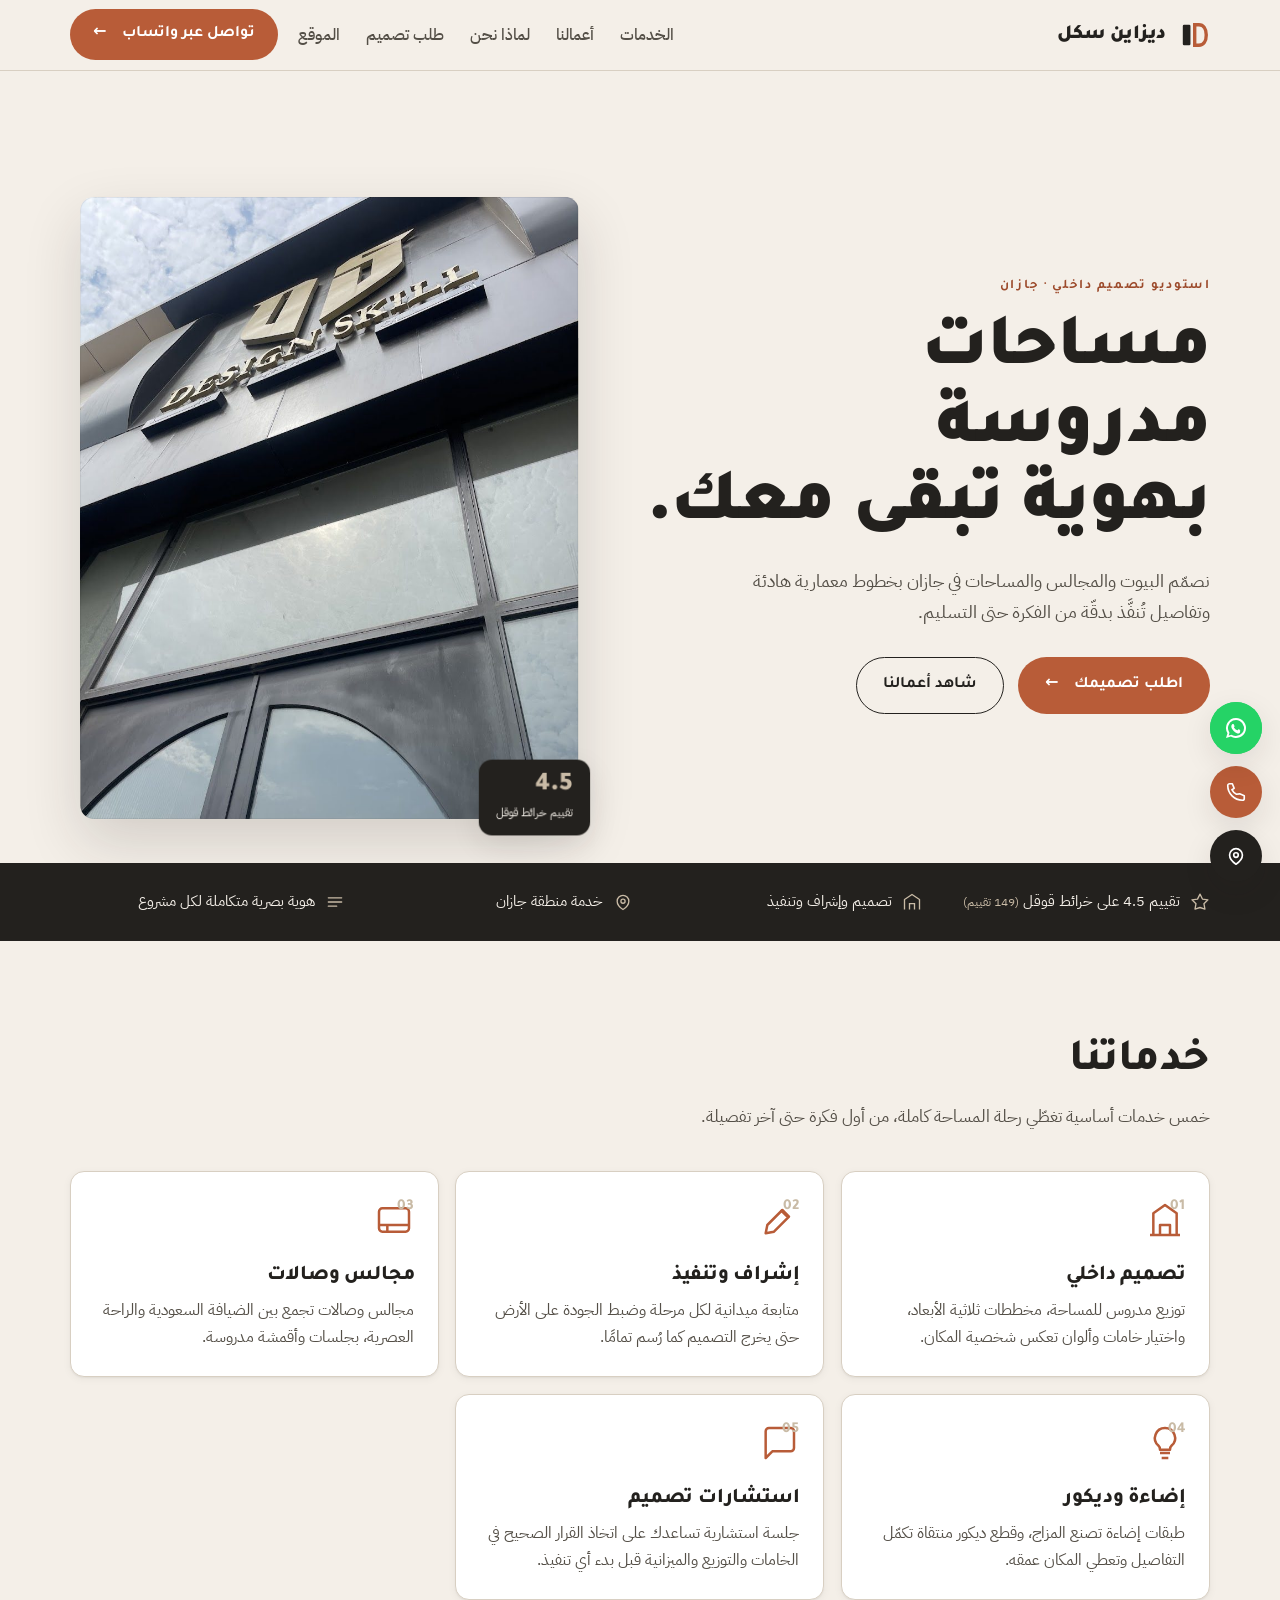
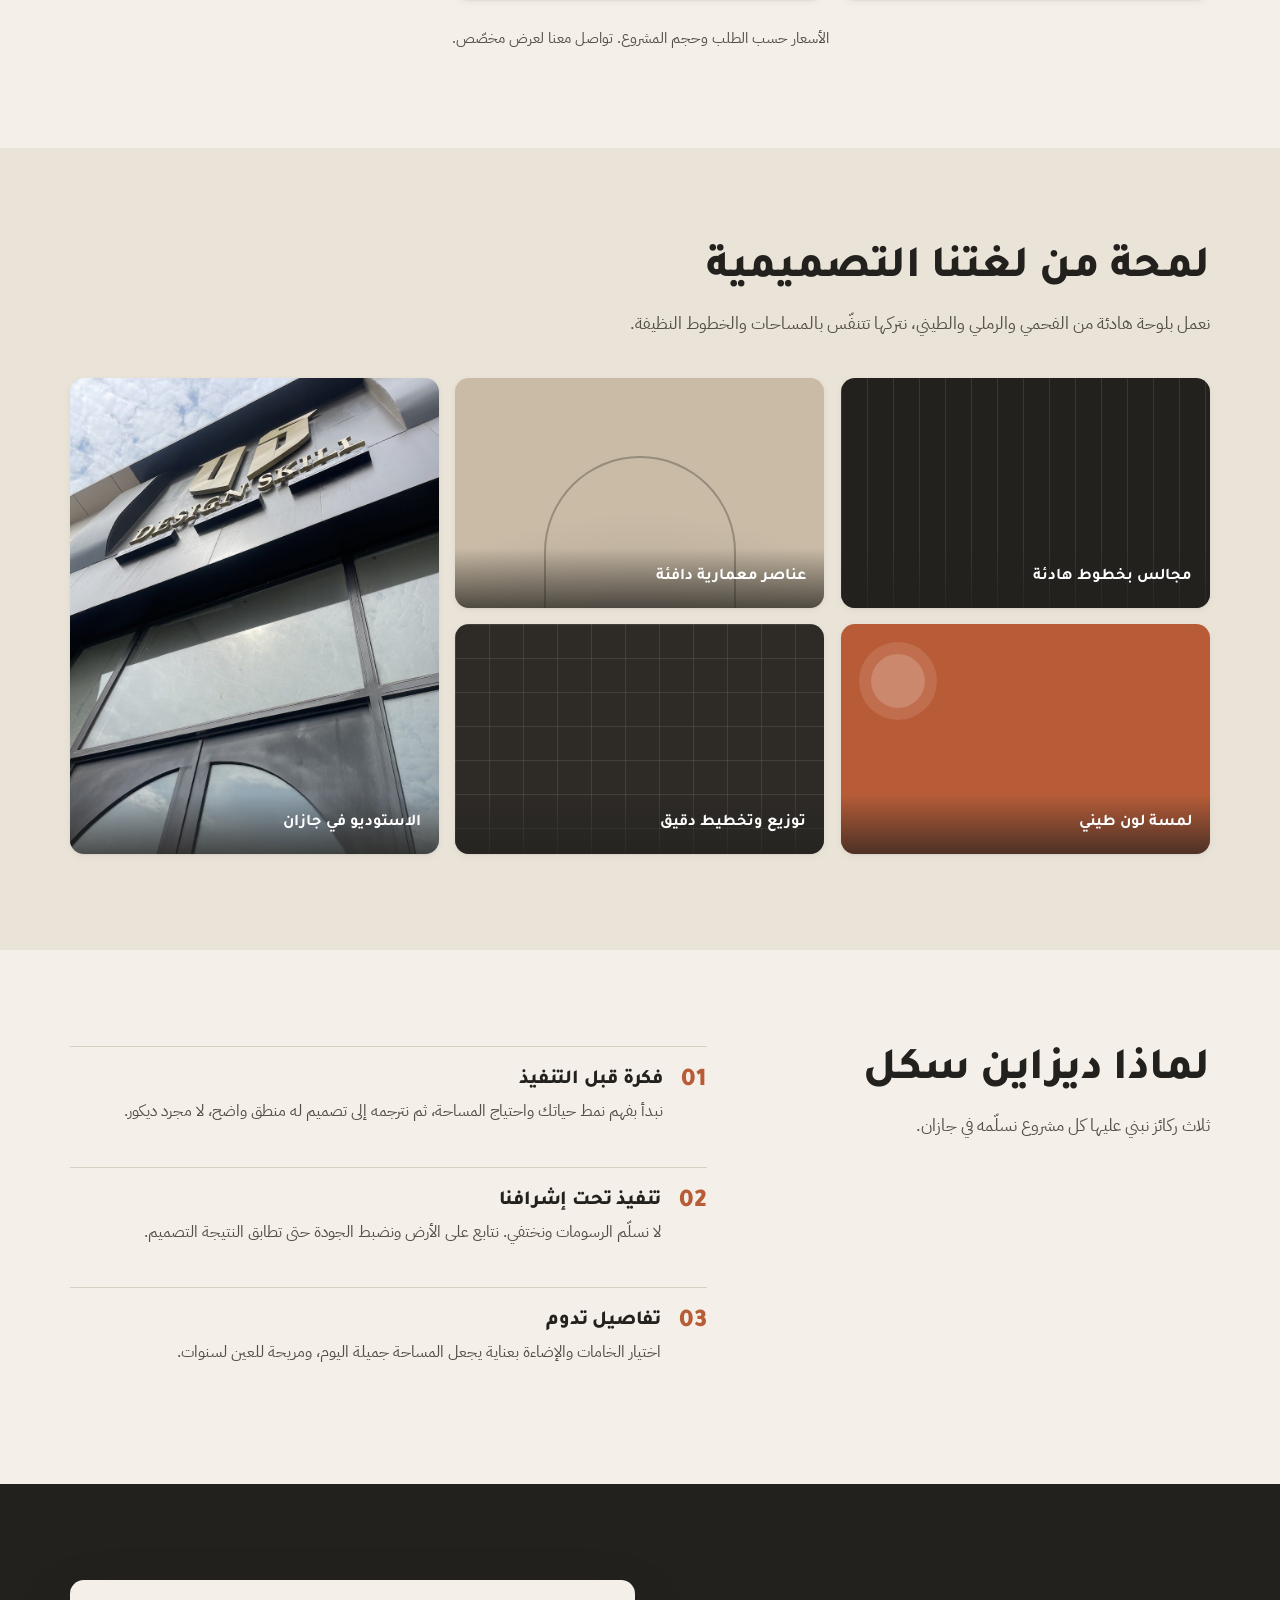
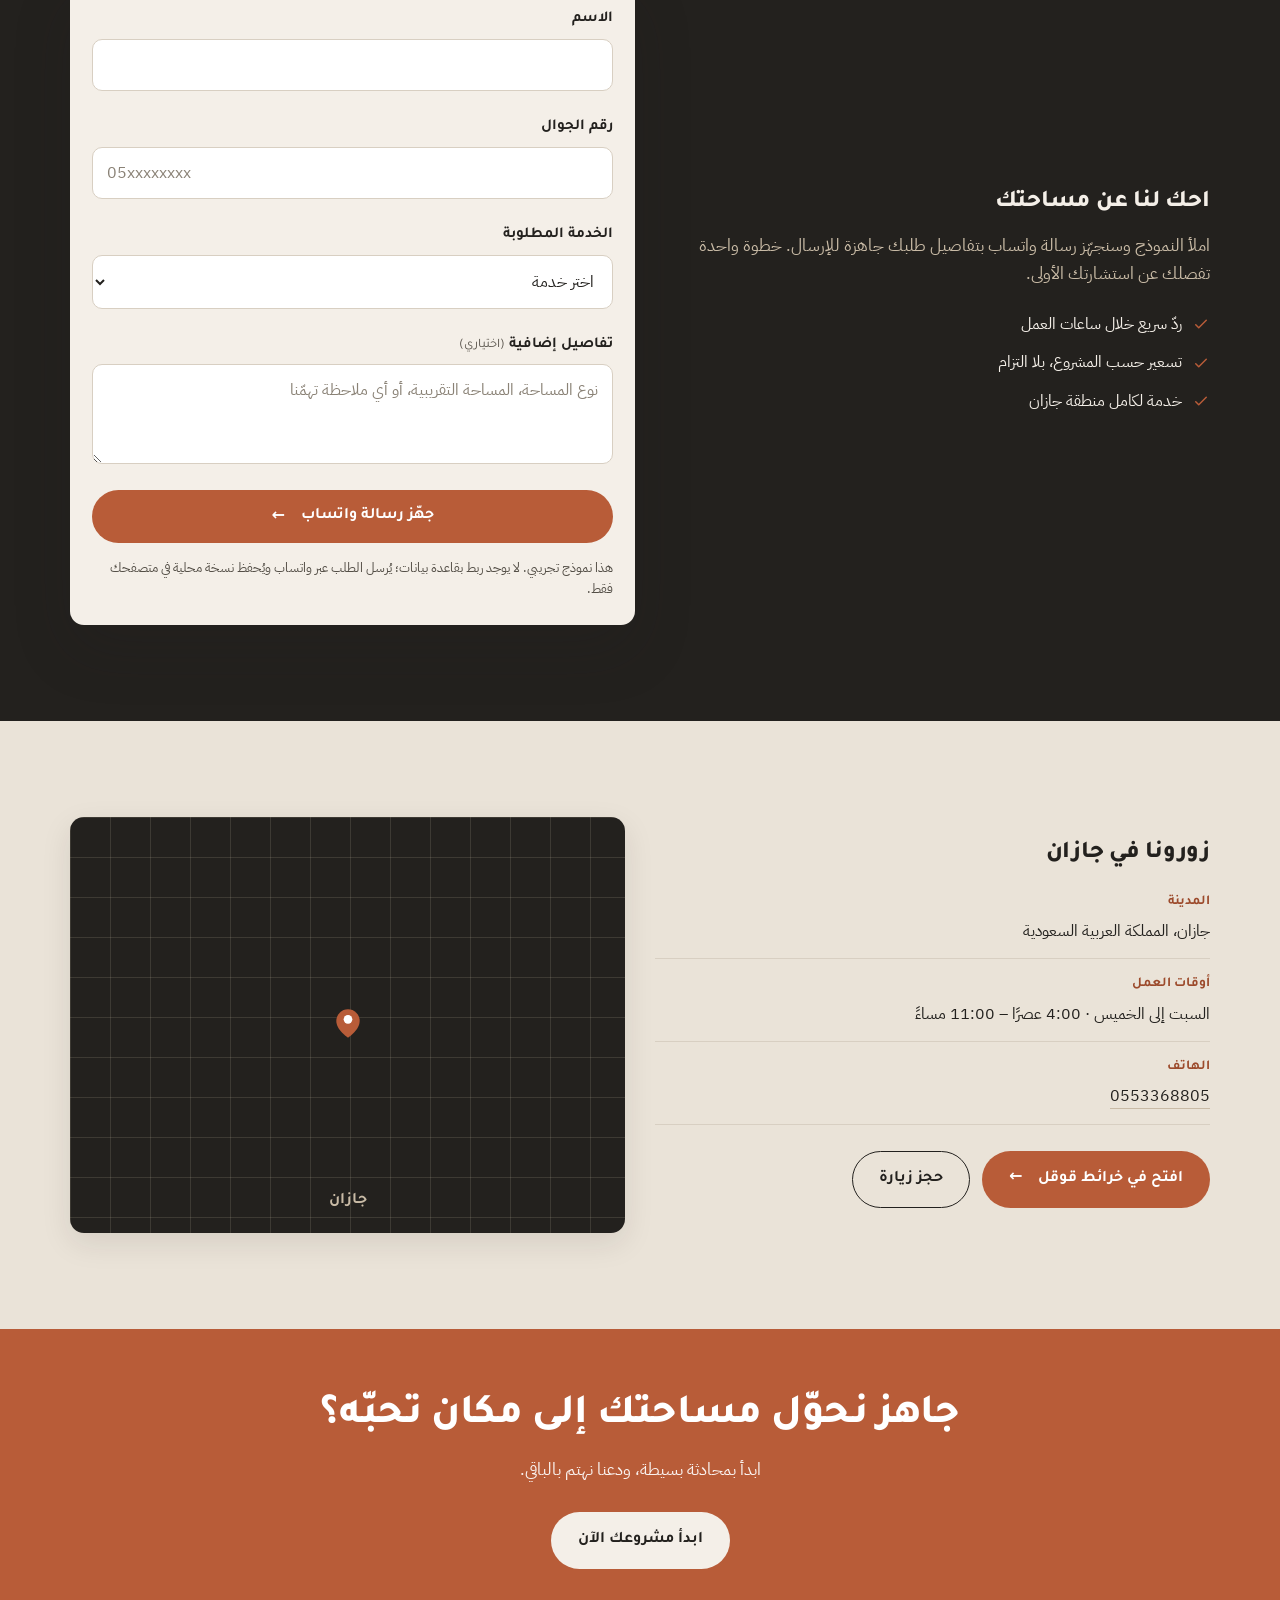
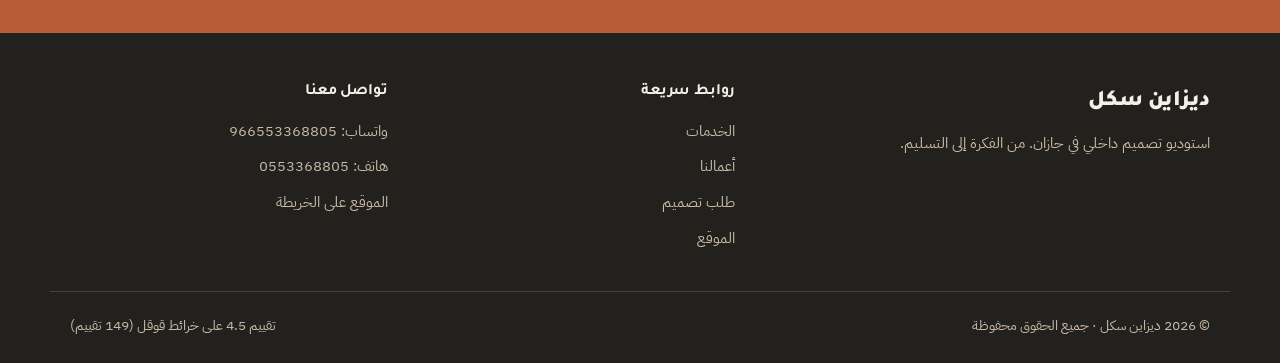
<file: index.html>
<!DOCTYPE html>
<html lang="ar" dir="rtl">
<head>
<meta charset="UTF-8">
<meta name="viewport" content="width=device-width, initial-scale=1">
<title>ديزاين سكل | استوديو تصميم داخلي في جازان</title>
<meta name="description" content="استوديو ديزاين سكل للتصميم الداخلي في جازان: تصميم داخلي، إشراف وتنفيذ، مجالس وصالات، إضاءة وديكور، واستشارات تصميم. تقييم 4.5 على خرائط قوقل.">
<meta name="theme-color" content="#23211E">
<link rel="icon" href="favicon.svg" type="image/svg+xml">

<!-- Open Graph -->
<meta property="og:type" content="website">
<meta property="og:locale" content="ar_SA">
<meta property="og:site_name" content="ديزاين سكل">
<meta property="og:title" content="ديزاين سكل | استوديو تصميم داخلي في جازان">
<meta property="og:description" content="تصميم داخلي، إشراف وتنفيذ، مجالس وصالات، إضاءة وديكور، واستشارات تصميم في جازان. تقييم 4.5 على خرائط قوقل.">
<meta property="og:image" content="https://az212z.github.io/design-skill-jazan/assets/img/ds-17343.jpg">
<meta property="og:url" content="https://az212z.github.io/design-skill-jazan/">

<!-- Twitter -->
<meta name="twitter:card" content="summary_large_image">
<meta name="twitter:title" content="ديزاين سكل | استوديو تصميم داخلي في جازان">
<meta name="twitter:description" content="تصميم داخلي، إشراف وتنفيذ، مجالس وصالات، إضاءة وديكور، واستشارات تصميم في جازان.">
<meta name="twitter:image" content="https://az212z.github.io/design-skill-jazan/assets/img/ds-17343.jpg">

<link rel="preconnect" href="https://fonts.googleapis.com">
<link rel="preconnect" href="https://fonts.gstatic.com" crossorigin>
<link href="https://fonts.googleapis.com/css2?family=Tajawal:wght@400;500;700;800;900&family=IBM+Plex+Sans+Arabic:wght@400;500;600;700&display=swap" rel="stylesheet">
<link rel="stylesheet" href="assets/css/style.css">
<link rel="stylesheet" href="assets/css/motion.css">

<script type="application/ld+json">
{
  "@context": "https://schema.org",
  "@type": "InteriorDesigner",
  "name": "ديزاين سكل - Design Skill",
  "description": "استوديو تصميم داخلي في جازان متخصص في التصميم الداخلي والإشراف والتنفيذ والإضاءة والديكور.",
  "image": "https://az212z.github.io/design-skill-jazan/assets/img/ds-17343.jpg",
  "telephone": "+966553368805",
  "address": {
    "@type": "PostalAddress",
    "addressLocality": "جازان",
    "addressRegion": "منطقة جازان",
    "addressCountry": "SA"
  },
  "url": "https://az212z.github.io/design-skill-jazan/",
  "areaServed": "جازان",
  "aggregateRating": {
    "@type": "AggregateRating",
    "ratingValue": "4.5",
    "reviewCount": "149",
    "bestRating": "5",
    "worstRating": "1"
  },
  "openingHoursSpecification": [{
    "@type": "OpeningHoursSpecification",
    "dayOfWeek": ["Saturday","Sunday","Monday","Tuesday","Wednesday","Thursday"],
    "opens": "16:00",
    "closes": "23:00"
  }]
}
</script>
</head>
<body>
<a href="#main" class="skip-link">تخطّي إلى المحتوى</a>

<!-- HEADER -->
<header class="site-header" id="top">
  <div class="container header-inner">
    <a href="#top" class="brand" aria-label="ديزاين سكل، الصفحة الرئيسية">
      <span class="brand-mark" aria-hidden="true">
        <svg viewBox="0 0 40 40" width="34" height="34"><rect x="8" y="8" width="9" height="24" rx="1.5" fill="currentColor"/><path d="M22 8h5c5.2 0 8.6 4.6 8.6 12S32.2 32 27 32h-5V8Z" fill="none" stroke="var(--accent)" stroke-width="4"/></svg>
      </span>
      <span class="brand-text">ديزاين سكل</span>
    </a>

    <nav class="nav-desktop" aria-label="التنقل الرئيسي">
      <a href="#services">الخدمات</a>
      <a href="#work">أعمالنا</a>
      <a href="#why">لماذا نحن</a>
      <a href="#quote">طلب تصميم</a>
      <a href="#location">الموقع</a>
    </nav>

    <a class="btn btn-primary header-cta" href="https://wa.me/966553368805?text=السلام%20عليكم،%20أرغب%20في%20استشارة%20تصميم%20داخلي" target="_blank" rel="noopener">تواصل عبر واتساب</a>

    <button class="burger" id="burger" aria-label="فتح القائمة" aria-expanded="false" aria-controls="mobile-menu">
      <span></span><span></span><span></span>
    </button>
  </div>
</header>

<!-- FULL-SCREEN MOBILE MENU -->
<div class="mobile-menu" id="mobile-menu" role="dialog" aria-modal="true" aria-label="قائمة التنقل" hidden>
  <button class="menu-close" id="menu-close" aria-label="إغلاق القائمة">
    <svg viewBox="0 0 24 24" width="28" height="28" aria-hidden="true"><path d="M6 6l12 12M18 6L6 18" fill="none" stroke="currentColor" stroke-width="2" stroke-linecap="round"/></svg>
  </button>
  <nav class="mobile-nav" aria-label="التنقل في الجوال">
    <a href="#services">الخدمات</a>
    <a href="#work">أعمالنا</a>
    <a href="#why">لماذا نحن</a>
    <a href="#quote">طلب تصميم</a>
    <a href="#location">الموقع</a>
  </nav>
  <a class="btn btn-primary menu-cta" href="https://wa.me/966553368805?text=السلام%20عليكم،%20أرغب%20في%20استشارة%20تصميم%20داخلي" target="_blank" rel="noopener">تواصل عبر واتساب</a>
  <p class="menu-meta">جازان · تقييم 4.5 على خرائط قوقل</p>
</div>

<main id="main">

  <!-- HERO -->
  <section class="hero" aria-labelledby="hero-title">
    <div class="container hero-grid">
      <div class="hero-copy reveal">
        <p class="eyebrow">استوديو تصميم داخلي · جازان</p>
        <h1 id="hero-title">مساحات مدروسة<br>بهوية تبقى معك.</h1>
        <p class="hero-sub">نصمّم البيوت والمجالس والمساحات في جازان بخطوط معمارية هادئة وتفاصيل تُنفَّذ بدقّة من الفكرة حتى التسليم.</p>
        <div class="hero-actions">
          <a class="btn btn-primary" href="#quote">اطلب تصميمك</a>
          <a class="btn btn-ghost" href="#work">شاهد أعمالنا</a>
        </div>
      </div>
      <div class="hero-visual reveal">
        <div class="hero-frame">
          <img src="assets/img/ds-17343.jpg" width="900" height="1200" alt="واجهة استوديو ديزاين سكل للتصميم الداخلي في جازان" fetchpriority="high" decoding="async">
        </div>
        <div class="hero-badge" aria-hidden="true">
          <span class="hero-badge-num">4.5</span>
          <span class="hero-badge-txt">تقييم خرائط قوقل</span>
        </div>
      </div>
    </div>
  </section>

  <!-- TRUST BAR -->
  <section class="trust" aria-label="مؤشرات الثقة">
    <div class="container trust-row">
      <div class="chip">
        <svg viewBox="0 0 24 24" width="20" height="20" aria-hidden="true"><path d="M12 2.5l2.9 6 6.6.9-4.8 4.6 1.2 6.5L12 18.6 6 20.5l1.2-6.5L2.4 9.4 9 8.5z" fill="none" stroke="currentColor" stroke-width="1.6" stroke-linejoin="round"/></svg>
        <span>تقييم 4.5 على خرائط قوقل <small>(149 تقييم)</small></span>
      </div>
      <div class="chip">
        <svg viewBox="0 0 24 24" width="20" height="20" aria-hidden="true"><path d="M3 21V9l9-6 9 6v12" fill="none" stroke="currentColor" stroke-width="1.6" stroke-linejoin="round"/><path d="M9 21v-7h6v7" fill="none" stroke="currentColor" stroke-width="1.6"/></svg>
        <span>تصميم وإشراف وتنفيذ</span>
      </div>
      <div class="chip">
        <svg viewBox="0 0 24 24" width="20" height="20" aria-hidden="true"><path d="M12 21s-7-4.5-7-10a7 7 0 0114 0c0 5.5-7 10-7 10z" fill="none" stroke="currentColor" stroke-width="1.6"/><circle cx="12" cy="11" r="2.5" fill="none" stroke="currentColor" stroke-width="1.6"/></svg>
        <span>خدمة منطقة جازان</span>
      </div>
      <div class="chip">
        <svg viewBox="0 0 24 24" width="20" height="20" aria-hidden="true"><path d="M4 7h16M4 12h16M4 17h10" fill="none" stroke="currentColor" stroke-width="1.6" stroke-linecap="round"/></svg>
        <span>هوية بصرية متكاملة لكل مشروع</span>
      </div>
    </div>
  </section>

  <!-- SERVICES -->
  <section class="section services" id="services" aria-labelledby="services-title">
    <div class="container">
      <header class="section-head reveal">
        <h2 id="services-title">خدماتنا</h2>
        <p>خمس خدمات أساسية تغطّي رحلة المساحة كاملة، من أول فكرة حتى آخر تفصيلة.</p>
      </header>
      <div class="services-grid">
        <article class="service-card reveal">
          <span class="svc-index" aria-hidden="true">01</span>
          <svg class="svc-icon" viewBox="0 0 24 24" aria-hidden="true"><path d="M3 21h18M5 21V8l7-5 7 5v13M9 21v-6h6v6" fill="none" stroke="currentColor" stroke-width="1.5" stroke-linejoin="round"/></svg>
          <h3>تصميم داخلي</h3>
          <p>توزيع مدروس للمساحة، مخططات ثلاثية الأبعاد، واختيار خامات وألوان تعكس شخصية المكان.</p>
        </article>
        <article class="service-card reveal">
          <span class="svc-index" aria-hidden="true">02</span>
          <svg class="svc-icon" viewBox="0 0 24 24" aria-hidden="true"><path d="M4 20l5-1 9-9-4-4-9 9-1 5z" fill="none" stroke="currentColor" stroke-width="1.5" stroke-linejoin="round"/><path d="M13 6l4 4" fill="none" stroke="currentColor" stroke-width="1.5"/></svg>
          <h3>إشراف وتنفيذ</h3>
          <p>متابعة ميدانية لكل مرحلة وضبط الجودة على الأرض حتى يخرج التصميم كما رُسم تمامًا.</p>
        </article>
        <article class="service-card reveal">
          <span class="svc-index" aria-hidden="true">03</span>
          <svg class="svc-icon" viewBox="0 0 24 24" aria-hidden="true"><rect x="3" y="5" width="18" height="14" rx="2" fill="none" stroke="currentColor" stroke-width="1.5"/><path d="M3 15h18M8 19v-4" fill="none" stroke="currentColor" stroke-width="1.5"/></svg>
          <h3>مجالس وصالات</h3>
          <p>مجالس وصالات تجمع بين الضيافة السعودية والراحة العصرية، بجلسات وأقمشة مدروسة.</p>
        </article>
        <article class="service-card reveal">
          <span class="svc-index" aria-hidden="true">04</span>
          <svg class="svc-icon" viewBox="0 0 24 24" aria-hidden="true"><path d="M9 18h6M10 21h4M12 3a6 6 0 014 10.5c-.8.7-1 1.2-1 2.5H9c0-1.3-.2-1.8-1-2.5A6 6 0 0112 3z" fill="none" stroke="currentColor" stroke-width="1.5" stroke-linejoin="round"/></svg>
          <h3>إضاءة وديكور</h3>
          <p>طبقات إضاءة تصنع المزاج، وقطع ديكور منتقاة تكمّل التفاصيل وتعطي المكان عمقه.</p>
        </article>
        <article class="service-card reveal wide">
          <span class="svc-index" aria-hidden="true">05</span>
          <svg class="svc-icon" viewBox="0 0 24 24" aria-hidden="true"><path d="M21 15a2 2 0 01-2 2H8l-4 4V5a2 2 0 012-2h13a2 2 0 012 2z" fill="none" stroke="currentColor" stroke-width="1.5" stroke-linejoin="round"/></svg>
          <h3>استشارات تصميم</h3>
          <p>جلسة استشارية تساعدك على اتخاذ القرار الصحيح في الخامات والتوزيع والميزانية قبل بدء أي تنفيذ.</p>
        </article>
      </div>
      <p class="services-note">الأسعار حسب الطلب وحجم المشروع. تواصل معنا لعرض مخصّص.</p>
    </div>
  </section>

  <!-- WORK / GALLERY (CSS-led, no competitor photos) -->
  <section class="section work" id="work" aria-labelledby="work-title">
    <div class="container">
      <header class="section-head reveal">
        <h2 id="work-title">لمحة من لغتنا التصميمية</h2>
        <p>نعمل بلوحة هادئة من الفحمي والرملي والطيني، نتركها تتنفّس بالمساحات والخطوط النظيفة.</p>
      </header>
      <div class="work-grid">
        <figure class="work-tile tile-charcoal reveal">
          <div class="tile-lines" aria-hidden="true"></div>
          <figcaption>مجالس بخطوط هادئة</figcaption>
        </figure>
        <figure class="work-tile tile-sand reveal">
          <div class="tile-arch" aria-hidden="true"></div>
          <figcaption>عناصر معمارية دافئة</figcaption>
        </figure>
        <figure class="work-tile tile-photo reveal">
          <img src="assets/img/ds-17343.jpg" width="900" height="1200" alt="تفصيلة من واجهة استوديو ديزاين سكل في جازان" loading="lazy" decoding="async">
          <figcaption>الاستوديو في جازان</figcaption>
        </figure>
        <figure class="work-tile tile-terra reveal">
          <div class="tile-dot" aria-hidden="true"></div>
          <figcaption>لمسة لون طيني</figcaption>
        </figure>
        <figure class="work-tile tile-grid reveal">
          <div class="tile-grid-lines" aria-hidden="true"></div>
          <figcaption>توزيع وتخطيط دقيق</figcaption>
        </figure>
      </div>
    </div>
  </section>

  <!-- WHY US -->
  <section class="section why" id="why" aria-labelledby="why-title">
    <div class="container why-grid">
      <header class="section-head why-head reveal">
        <h2 id="why-title">لماذا ديزاين سكل</h2>
        <p>ثلاث ركائز نبني عليها كل مشروع نسلّمه في جازان.</p>
      </header>
      <ul class="why-list">
        <li class="reveal">
          <span class="why-num" aria-hidden="true">01</span>
          <div>
            <h3>فكرة قبل التنفيذ</h3>
            <p>نبدأ بفهم نمط حياتك واحتياج المساحة، ثم نترجمه إلى تصميم له منطق واضح، لا مجرد ديكور.</p>
          </div>
        </li>
        <li class="reveal">
          <span class="why-num" aria-hidden="true">02</span>
          <div>
            <h3>تنفيذ تحت إشرافنا</h3>
            <p>لا نسلّم الرسومات ونختفي. نتابع على الأرض ونضبط الجودة حتى تطابق النتيجة التصميم.</p>
          </div>
        </li>
        <li class="reveal">
          <span class="why-num" aria-hidden="true">03</span>
          <div>
            <h3>تفاصيل تدوم</h3>
            <p>اختيار الخامات والإضاءة بعناية يجعل المساحة جميلة اليوم، ومريحة للعين لسنوات.</p>
          </div>
        </li>
      </ul>
    </div>
  </section>

  <!-- QUOTE FORM -->
  <section class="section quote" id="quote" aria-labelledby="quote-title">
    <div class="container quote-grid">
      <div class="quote-intro reveal">
        <h2 id="quote-title">احك لنا عن مساحتك</h2>
        <p>املأ النموذج وسنجهّز رسالة واتساب بتفاصيل طلبك جاهزة للإرسال. خطوة واحدة تفصلك عن استشارتك الأولى.</p>
        <ul class="quote-points">
          <li><svg viewBox="0 0 24 24" width="18" height="18" aria-hidden="true"><path d="M5 13l4 4 10-10" fill="none" stroke="currentColor" stroke-width="2" stroke-linecap="round" stroke-linejoin="round"/></svg> ردّ سريع خلال ساعات العمل</li>
          <li><svg viewBox="0 0 24 24" width="18" height="18" aria-hidden="true"><path d="M5 13l4 4 10-10" fill="none" stroke="currentColor" stroke-width="2" stroke-linecap="round" stroke-linejoin="round"/></svg> تسعير حسب المشروع، بلا التزام</li>
          <li><svg viewBox="0 0 24 24" width="18" height="18" aria-hidden="true"><path d="M5 13l4 4 10-10" fill="none" stroke="currentColor" stroke-width="2" stroke-linecap="round" stroke-linejoin="round"/></svg> خدمة لكامل منطقة جازان</li>
        </ul>
      </div>

      <form class="quote-form reveal" id="quote-form" novalidate>
        <div class="field">
          <label for="f-name">الاسم</label>
          <input type="text" id="f-name" name="name" autocomplete="name" required>
          <p class="err" data-err="name" role="alert"></p>
        </div>
        <div class="field">
          <label for="f-phone">رقم الجوال</label>
          <input type="tel" id="f-phone" name="phone" inputmode="tel" autocomplete="tel" placeholder="05xxxxxxxx" required>
          <p class="err" data-err="phone" role="alert"></p>
        </div>
        <div class="field">
          <label for="f-service">الخدمة المطلوبة</label>
          <select id="f-service" name="service" required>
            <option value="" disabled selected>اختر خدمة</option>
            <option>تصميم داخلي</option>
            <option>إشراف وتنفيذ</option>
            <option>مجالس وصالات</option>
            <option>إضاءة وديكور</option>
            <option>استشارات تصميم</option>
          </select>
          <p class="err" data-err="service" role="alert"></p>
        </div>
        <div class="field">
          <label for="f-notes">تفاصيل إضافية <span class="optional">(اختياري)</span></label>
          <textarea id="f-notes" name="notes" rows="3" placeholder="نوع المساحة، المساحة التقريبية، أو أي ملاحظة تهمّنا"></textarea>
        </div>
        <button type="submit" class="btn btn-primary btn-block" id="quote-submit">
          <span class="btn-label">جهّز رسالة واتساب</span>
        </button>
        <p class="form-disclaimer">هذا نموذج تجريبي. لا يوجد ربط بقاعدة بيانات؛ يُرسل الطلب عبر واتساب ويُحفظ نسخة محلية في متصفحك فقط.</p>
      </form>
    </div>
  </section>

  <!-- LOCATION -->
  <section class="section location" id="location" aria-labelledby="loc-title">
    <div class="container loc-grid">
      <div class="reveal">
        <h2 id="loc-title">زورونا في جازان</h2>
        <ul class="loc-list">
          <li>
            <span class="loc-k">المدينة</span>
            <span class="loc-v">جازان، المملكة العربية السعودية</span>
          </li>
          <li>
            <span class="loc-k">أوقات العمل</span>
            <span class="loc-v">السبت إلى الخميس · 4:00 عصرًا – 11:00 مساءً</span>
          </li>
          <li>
            <span class="loc-k">الهاتف</span>
            <span class="loc-v"><a href="tel:0553368805">0553368805</a></span>
          </li>
        </ul>
        <div class="loc-actions">
          <a class="btn btn-primary" href="https://www.google.com/maps/search/?api=1&query=Design%20Skill%20Jazan" target="_blank" rel="noopener">افتح في خرائط قوقل</a>
          <a class="btn btn-ghost" href="https://wa.me/966553368805?text=السلام%20عليكم،%20أرغب%20في%20زيارة%20الاستوديو" target="_blank" rel="noopener">حجز زيارة</a>
        </div>
      </div>
      <div class="loc-card reveal" aria-hidden="true">
        <div class="loc-map-stylized">
          <div class="map-grid"></div>
          <div class="map-pin">
            <svg viewBox="0 0 24 24" width="40" height="40"><path d="M12 22s-7-4.5-7-10a7 7 0 0114 0c0 5.5-7 10-7 10z" fill="var(--accent)" stroke="none"/><circle cx="12" cy="11" r="2.6" fill="#fff"/></svg>
          </div>
          <span class="map-label">جازان</span>
        </div>
      </div>
    </div>
  </section>

  <!-- FINAL CTA -->
  <section class="final-cta" aria-labelledby="cta-title">
    <div class="container final-inner reveal">
      <h2 id="cta-title">جاهز نحوّل مساحتك إلى مكان تحبّه؟</h2>
      <p>ابدأ بمحادثة بسيطة، ودعنا نهتم بالباقي.</p>
      <a class="btn btn-light" href="https://wa.me/966553368805?text=السلام%20عليكم،%20أرغب%20في%20بدء%20مشروع%20تصميم%20داخلي" target="_blank" rel="noopener">ابدأ مشروعك الآن</a>
    </div>
  </section>
</main>

<!-- FOOTER -->
<footer class="site-footer">
  <div class="container footer-grid">
    <div class="footer-brand">
      <span class="brand-text">ديزاين سكل</span>
      <p>استوديو تصميم داخلي في جازان. من الفكرة إلى التسليم.</p>
    </div>
    <nav class="footer-nav" aria-label="روابط سريعة">
      <h3>روابط سريعة</h3>
      <a href="#services">الخدمات</a>
      <a href="#work">أعمالنا</a>
      <a href="#quote">طلب تصميم</a>
      <a href="#location">الموقع</a>
    </nav>
    <div class="footer-contact">
      <h3>تواصل معنا</h3>
      <a href="https://wa.me/966553368805" target="_blank" rel="noopener">واتساب: 966553368805</a>
      <a href="tel:0553368805">هاتف: 0553368805</a>
      <a href="https://www.google.com/maps/search/?api=1&query=Design%20Skill%20Jazan" target="_blank" rel="noopener">الموقع على الخريطة</a>
    </div>
  </div>
  <div class="container footer-bottom">
    <p>© 2026 ديزاين سكل · جميع الحقوق محفوظة</p>
    <p>تقييم 4.5 على خرائط قوقل (149 تقييم)</p>
  </div>
</footer>

<!-- FLOATING FABs -->
<div class="fabs" aria-label="إجراءات سريعة">
  <a class="fab fab-wa" href="https://wa.me/966553368805?text=السلام%20عليكم،%20لدي%20استفسار%20عن%20التصميم%20الداخلي" target="_blank" rel="noopener" aria-label="تواصل عبر واتساب">
    <svg viewBox="0 0 24 24" width="24" height="24" aria-hidden="true"><path d="M12 2a10 10 0 00-8.5 15.2L2 22l4.9-1.4A10 10 0 1012 2zm0 18a8 8 0 01-4.1-1.1l-.3-.2-2.9.8.8-2.8-.2-.3A8 8 0 1112 20zm4.5-6c-.2-.1-1.4-.7-1.6-.8-.2-.1-.4-.1-.5.1l-.7.9c-.1.2-.3.2-.5.1a6.6 6.6 0 01-3.2-2.8c-.1-.2 0-.4.1-.5l.4-.5c.1-.1.1-.3 0-.4l-.7-1.7c-.2-.4-.4-.4-.5-.4h-.5c-.2 0-.4.1-.6.3a3 3 0 00-.9 2.2c0 1.3.9 2.5 1 2.7.2.2 1.9 2.9 4.6 4 .6.2 1.1.4 1.5.3.5-.1 1.4-.6 1.6-1.1.2-.5.2-1 .1-1.1-.1-.1-.2-.1-.4-.2z" fill="currentColor"/></svg>
  </a>
  <a class="fab fab-call" href="tel:0553368805" aria-label="اتصل بنا">
    <svg viewBox="0 0 24 24" width="22" height="22" aria-hidden="true"><path d="M5 3h3l2 5-2.5 1.5a11 11 0 005 5L16 14l5 2v3a2 2 0 01-2 2A16 16 0 013 5a2 2 0 012-2z" fill="none" stroke="currentColor" stroke-width="1.8" stroke-linejoin="round"/></svg>
  </a>
  <a class="fab fab-map" href="https://www.google.com/maps/search/?api=1&query=Design%20Skill%20Jazan" target="_blank" rel="noopener" aria-label="الموقع على الخريطة">
    <svg viewBox="0 0 24 24" width="22" height="22" aria-hidden="true"><path d="M12 21s-7-4.5-7-10a7 7 0 0114 0c0 5.5-7 10-7 10z" fill="none" stroke="currentColor" stroke-width="1.8" stroke-linejoin="round"/><circle cx="12" cy="11" r="2.5" fill="none" stroke="currentColor" stroke-width="1.8"/></svg>
  </a>
</div>

<!-- TOAST -->
<div class="toast" id="toast" role="status" aria-live="polite" hidden></div>

<script src="assets/js/main.js"></script>
<script src="assets/js/motion.js" defer></script>
</body>
</html>
</file>
<file: assets/css/style.css>
/* ===== Design Skill - Jazan interior design studio
   Modern architectural minimal. Charcoal + warm sand/greige + off-white + terracotta accent.
   Skills applied: ui-ux-pro-max (Exaggerated Minimalism, warm-stone palette),
   design-taste-frontend (anti-slop, locked accent/shape, real visuals over fake screens),
   emil-design-eng (custom easing, scale-on-press, reduced-motion). ===== */

:root{
  --bg:#F4EFE8;            /* off-white warm */
  --bg-2:#EAE3D8;          /* greige */
  --ink:#23211E;           /* charcoal */
  --ink-soft:#544F47;      /* muted ink for body, 7:1+ on bg */
  --sand:#C9BBA6;          /* warm sand */
  --accent:#B85C38;        /* muted terracotta */
  --accent-deep:#9C4A2B;
  --line:#D8CFC2;
  --white:#FFFFFF;

  --font-display:"Tajawal", system-ui, sans-serif;
  --font-body:"IBM Plex Sans Arabic", system-ui, sans-serif;

  --ease-out:cubic-bezier(0.23,1,0.32,1);
  --ease-io:cubic-bezier(0.77,0,0.175,1);

  --maxw:1180px;
  --radius:14px;
  --shadow-sm:0 1px 2px rgba(35,33,30,.06), 0 2px 8px rgba(35,33,30,.05);
  --shadow-md:0 10px 30px rgba(35,33,30,.10);
  --shadow-lg:0 24px 60px rgba(35,33,30,.16);
}

*,*::before,*::after{box-sizing:border-box;}
html{scroll-behavior:smooth;}
body{
  margin:0;
  font-family:var(--font-body);
  background:var(--bg);
  color:var(--ink);
  line-height:1.7;
  font-size:16px;
  -webkit-font-smoothing:antialiased;
  overflow-x:hidden;
}
@media (prefers-reduced-motion:reduce){
  html{scroll-behavior:auto;}
  *{animation:none !important; transition:none !important;}
}

h1,h2,h3{font-family:var(--font-display); font-weight:800; line-height:1.15; margin:0; color:var(--ink); letter-spacing:-.01em;}
p{margin:0;}
a{color:inherit; text-decoration:none;}
img{display:block; max-width:100%; height:auto;}

.container{width:100%; max-width:var(--maxw); margin-inline:auto; padding-inline:20px;}

.skip-link{position:absolute; right:-9999px; top:0; background:var(--ink); color:var(--bg); padding:10px 16px; z-index:2000; border-radius:0 0 8px 0;}
.skip-link:focus{right:0;}

/* focus visibility */
a:focus-visible, button:focus-visible, input:focus-visible, select:focus-visible, textarea:focus-visible{
  outline:3px solid var(--accent);
  outline-offset:2px;
  border-radius:6px;
}

/* ===== Buttons ===== */
.btn{
  display:inline-flex; align-items:center; justify-content:center; gap:8px;
  font-family:var(--font-display); font-weight:700; font-size:1rem;
  padding:14px 26px; border-radius:999px; border:1.5px solid transparent;
  cursor:pointer; min-height:48px; transition:transform .16s var(--ease-out), background-color .2s var(--ease-out), color .2s var(--ease-out), border-color .2s var(--ease-out);
}
.btn:active{transform:scale(.97);}
.btn-primary{background:var(--accent); color:#fff;}
.btn-primary:hover{background:var(--accent-deep);}
.btn-ghost{background:transparent; color:var(--ink); border-color:var(--ink);}
.btn-ghost:hover{background:var(--ink); color:var(--bg);}
.btn-light{background:var(--bg); color:var(--ink);}
.btn-light:hover{background:#fff;}
.btn-block{width:100%;}

/* ===== Header ===== */
.site-header{
  position:sticky; top:0; z-index:900;
  background:rgba(244,239,232,.86);
  backdrop-filter:saturate(140%) blur(10px);
  border-bottom:1px solid var(--line);
}
.header-inner{display:flex; align-items:center; gap:20px; min-height:70px;}
.brand{display:inline-flex; align-items:center; gap:10px; color:var(--ink);}
.brand-mark{display:inline-flex; color:var(--ink);}
.brand-text{font-family:var(--font-display); font-weight:900; font-size:1.25rem; letter-spacing:-.02em;}
.nav-desktop{display:none; margin-inline-start:auto; gap:26px;}
.nav-desktop a{font-weight:500; font-size:.98rem; color:var(--ink-soft); position:relative; padding:6px 0;}
.nav-desktop a:hover{color:var(--ink);}
.nav-desktop a::after{content:""; position:absolute; inset-inline:0; bottom:0; height:2px; background:var(--accent); transform:scaleX(0); transform-origin:right; transition:transform .25s var(--ease-out);}
.nav-desktop a:hover::after{transform:scaleX(1);}
.header-cta{display:none; padding:11px 22px; min-height:44px;}

.burger{margin-inline-start:auto; display:inline-flex; flex-direction:column; justify-content:center; gap:5px; width:48px; height:48px; background:transparent; border:0; cursor:pointer; padding:10px;}
.burger span{display:block; height:2.5px; width:100%; background:var(--ink); border-radius:2px; transition:transform .25s var(--ease-out), opacity .2s;}

/* ===== Full-screen mobile menu ===== */
.mobile-menu{
  position:fixed; inset:0; z-index:1000;
  width:100vw; height:100dvh;
  background:var(--ink);
  color:var(--bg);
  display:flex; flex-direction:column; align-items:center; justify-content:center; gap:8px;
  opacity:0; transform:translateY(-8px); pointer-events:none;
  transition:opacity .28s var(--ease-out), transform .28s var(--ease-out);
}
.mobile-menu.open{opacity:1; transform:translateY(0); pointer-events:auto;}
.mobile-menu[hidden]{display:none;}
.menu-close{position:absolute; top:18px; inset-inline-start:18px; width:48px; height:48px; background:transparent; border:0; color:var(--bg); cursor:pointer; display:inline-flex; align-items:center; justify-content:center;}
.mobile-nav{display:flex; flex-direction:column; align-items:center; gap:4px;}
.mobile-nav a{font-family:var(--font-display); font-weight:800; font-size:2rem; color:var(--bg); padding:10px 16px; line-height:1.3;}
.mobile-nav a:hover, .mobile-nav a:focus-visible{color:var(--sand);}
.menu-cta{margin-top:24px; font-size:1.1rem; padding:16px 34px;}
.menu-meta{margin-top:18px; color:var(--sand); font-size:.9rem;}

/* ===== Hero ===== */
.hero{padding:54px 0 40px; overflow:hidden;}
.hero-grid{display:grid; gap:34px; align-items:center;}
.eyebrow{font-family:var(--font-display); font-weight:700; font-size:.82rem; letter-spacing:.12em; color:var(--accent-deep); text-transform:uppercase; margin-bottom:16px;}
.hero h1{font-size:clamp(2.6rem,9vw,4.6rem); font-weight:900; line-height:1.05;}
.hero-sub{margin-top:20px; font-size:1.12rem; color:var(--ink-soft); max-width:46ch;}
.hero-actions{display:flex; flex-wrap:wrap; gap:14px; margin-top:30px;}

.hero-visual{position:relative;}
.hero-frame{position:relative; border-radius:var(--radius); overflow:hidden; box-shadow:var(--shadow-lg); aspect-ratio:4/5; background:var(--bg-2);}
.hero-frame img{width:100%; height:100%; object-fit:cover;}
.hero-frame::after{content:""; position:absolute; inset:0; box-shadow:inset 0 0 0 1px rgba(35,33,30,.08); border-radius:inherit;}
.hero-badge{
  position:absolute; inset-block-end:-16px; inset-inline-start:-12px;
  background:var(--ink); color:var(--bg); border-radius:14px;
  padding:14px 18px; display:flex; flex-direction:column; box-shadow:var(--shadow-md);
}
.hero-badge-num{font-family:var(--font-display); font-weight:900; font-size:1.7rem; line-height:1; color:var(--sand);}
.hero-badge-txt{font-size:.74rem; margin-top:4px; color:var(--bg);}

/* ===== Trust ===== */
.trust{background:var(--ink); color:var(--bg);}
.trust-row{display:grid; grid-template-columns:1fr; gap:14px; padding:22px 20px;}
.chip{display:flex; align-items:center; gap:10px; font-size:.95rem; color:var(--bg);}
.chip svg{color:var(--sand); flex-shrink:0;}
.chip small{color:var(--sand); font-size:.82em;}

/* ===== Sections ===== */
.section{padding:72px 0;}
.section-head{max-width:60ch; margin-bottom:40px;}
.section-head h2{font-size:clamp(1.9rem,5.5vw,2.8rem);}
.section-head p{margin-top:14px; color:var(--ink-soft); font-size:1.05rem;}

/* Services */
.services{background:var(--bg);}
.services-grid{display:grid; grid-template-columns:1fr; gap:16px;}
.service-card{
  position:relative; background:var(--white); border:1px solid var(--line);
  border-radius:var(--radius); padding:28px 24px 26px; box-shadow:var(--shadow-sm);
  transition:transform .3s var(--ease-out), box-shadow .3s var(--ease-out), border-color .3s var(--ease-out);
}
.service-card:hover{transform:translateY(-4px); box-shadow:var(--shadow-md); border-color:var(--sand);}
.svc-index{position:absolute; top:22px; inset-inline-start:24px; font-family:var(--font-display); font-weight:800; font-size:.95rem; color:var(--sand);}
.svc-icon{width:40px; height:40px; color:var(--accent); margin-bottom:16px;}
.service-card h3{font-size:1.3rem; margin-bottom:8px;}
.service-card p{color:var(--ink-soft); font-size:.98rem;}
.services-note{margin-top:26px; color:var(--ink-soft); font-size:.95rem; text-align:center;}

/* Work / gallery - CSS-led tiles */
.work{background:var(--bg-2);}
.work-grid{display:grid; grid-template-columns:1fr; gap:16px;}
.work-tile{
  position:relative; margin:0; border-radius:var(--radius); overflow:hidden;
  min-height:230px; box-shadow:var(--shadow-sm); display:flex; align-items:flex-end;
  transition:transform .35s var(--ease-out), box-shadow .35s var(--ease-out);
}
.work-tile:hover{transform:translateY(-4px); box-shadow:var(--shadow-md);}
.work-tile figcaption{
  position:relative; z-index:2; width:100%; padding:16px 18px;
  font-family:var(--font-display); font-weight:700; font-size:1.02rem;
  background:linear-gradient(transparent, rgba(35,33,30,.72)); color:#fff;
}
.tile-charcoal{background:var(--ink);}
.tile-sand{background:var(--sand);}
.tile-terra{background:var(--accent);}
.tile-grid{background:#2E2B27;}
.tile-photo{padding:0;}
.tile-photo img{position:absolute; inset:0; width:100%; height:100%; object-fit:cover;}
.tile-lines{position:absolute; inset:0; background:repeating-linear-gradient(90deg, rgba(244,239,232,.10) 0 1px, transparent 1px 26px);}
.tile-arch{position:absolute; inset:0; background:radial-gradient(120% 120% at 50% 130%, rgba(35,33,30,.18), transparent 60%);}
.tile-arch::before{content:""; position:absolute; inset-inline:24%; bottom:0; top:34%; border-radius:200px 200px 0 0; border:2px solid rgba(35,33,30,.30); border-bottom:0;}
.tile-dot{position:absolute; inset:0;}
.tile-dot::before{content:""; position:absolute; top:30px; inset-inline-end:30px; width:54px; height:54px; border-radius:50%; background:rgba(244,239,232,.30); box-shadow:0 0 0 12px rgba(244,239,232,.12);}
.tile-grid-lines{position:absolute; inset:0; background-image:linear-gradient(rgba(244,239,232,.10) 1px, transparent 1px), linear-gradient(90deg, rgba(244,239,232,.10) 1px, transparent 1px); background-size:34px 34px;}

/* Why */
.why{background:var(--bg);}
.why-grid{display:grid; gap:32px;}
.why-list{list-style:none; margin:0; padding:0; display:grid; gap:20px;}
.why-list li{display:flex; gap:18px; align-items:flex-start; padding:22px 0; border-top:1px solid var(--line);}
.why-num{font-family:var(--font-display); font-weight:900; font-size:1.6rem; color:var(--accent); line-height:1; flex-shrink:0;}
.why-list h3{font-size:1.25rem; margin-bottom:6px;}
.why-list p{color:var(--ink-soft); font-size:.98rem;}

/* Quote */
.quote{background:var(--ink); color:var(--bg);}
.quote h2{color:var(--bg);}
.quote-grid{display:grid; gap:36px;}
.quote-intro p{color:var(--sand); margin-top:14px; font-size:1.05rem;}
.quote-points{list-style:none; margin:22px 0 0; padding:0; display:grid; gap:12px;}
.quote-points li{display:flex; align-items:center; gap:10px; color:var(--bg); font-size:.98rem;}
.quote-points svg{color:var(--accent); flex-shrink:0;}

.quote-form{background:var(--bg); border-radius:var(--radius); padding:26px 22px; box-shadow:var(--shadow-lg);}
.field{margin-bottom:16px;}
.field label{display:block; font-family:var(--font-display); font-weight:600; font-size:.95rem; color:var(--ink); margin-bottom:7px;}
.optional{color:var(--ink-soft); font-weight:400; font-size:.85em;}
.field input, .field select, .field textarea{
  width:100%; font-family:var(--font-body); font-size:1rem; color:var(--ink);
  background:var(--white); border:1.5px solid var(--line); border-radius:10px;
  padding:13px 14px; min-height:48px; transition:border-color .2s var(--ease-out), box-shadow .2s var(--ease-out);
}
.field textarea{min-height:auto; resize:vertical;}
.field input::placeholder, .field textarea::placeholder{color:#8A8276;}
.field input:focus, .field select:focus, .field textarea:focus{border-color:var(--accent); box-shadow:0 0 0 3px rgba(184,92,56,.16); outline:none;}
.field.invalid input, .field.invalid select{border-color:#B3261E;}
.err{color:#B3261E; font-size:.84rem; margin-top:6px; min-height:1px;}
.form-disclaimer{margin-top:14px; color:var(--ink-soft); font-size:.82rem; line-height:1.6;}

/* Location */
.location{background:var(--bg-2);}
.loc-grid{display:grid; gap:30px; align-items:center;}
.loc-list{list-style:none; margin:22px 0 26px; padding:0; display:grid; gap:14px;}
.loc-list li{display:flex; flex-direction:column; gap:3px; padding-bottom:14px; border-bottom:1px solid var(--line);}
.loc-k{font-family:var(--font-display); font-weight:700; font-size:.85rem; color:var(--accent-deep);}
.loc-v{color:var(--ink); font-size:1.02rem;}
.loc-v a{border-bottom:1px solid var(--sand);}
.loc-actions{display:flex; flex-wrap:wrap; gap:12px;}
.loc-card{border-radius:var(--radius); overflow:hidden; box-shadow:var(--shadow-md);}
.loc-map-stylized{position:relative; aspect-ratio:4/3; background:var(--ink); display:flex; align-items:center; justify-content:center;}
.map-grid{position:absolute; inset:0; background-image:linear-gradient(rgba(201,187,166,.16) 1px, transparent 1px), linear-gradient(90deg, rgba(201,187,166,.16) 1px, transparent 1px); background-size:40px 40px;}
.map-pin{position:relative; z-index:2; animation:floaty 3.4s var(--ease-io) infinite;}
.map-label{position:absolute; z-index:2; bottom:18px; font-family:var(--font-display); font-weight:700; color:var(--sand);}
@keyframes floaty{0%,100%{transform:translateY(0);}50%{transform:translateY(-8px);}}

/* Final CTA */
.final-cta{background:var(--accent); color:#fff;}
.final-inner{text-align:center; padding:64px 20px;}
.final-cta h2{color:#fff; font-size:clamp(1.8rem,5.5vw,2.6rem);}
.final-cta p{margin:14px 0 28px; color:rgba(255,255,255,.92); font-size:1.08rem;}

/* Footer */
.site-footer{background:var(--ink); color:var(--bg); padding:50px 0 26px;}
.footer-grid{display:grid; gap:30px;}
.footer-brand .brand-text{font-size:1.4rem;}
.footer-brand p{margin-top:10px; color:var(--sand); font-size:.95rem; max-width:36ch;}
.footer-nav h3, .footer-contact h3{font-family:var(--font-display); font-weight:700; font-size:1rem; margin:0 0 12px; color:var(--bg);}
.footer-nav a, .footer-contact a{display:block; color:var(--sand); font-size:.95rem; padding:5px 0;}
.footer-nav a:hover, .footer-contact a:hover{color:var(--bg);}
.footer-bottom{display:flex; flex-direction:column; gap:6px; margin-top:34px; padding-top:22px; border-top:1px solid rgba(201,187,166,.22); color:var(--sand); font-size:.85rem;}

/* FABs */
.fabs{position:fixed; inset-block-end:18px; inset-inline-start:18px; z-index:850; display:flex; flex-direction:column; gap:12px;}
.fab{
  width:52px; height:52px; border-radius:50%; display:inline-flex; align-items:center; justify-content:center;
  color:#fff; box-shadow:var(--shadow-md); transition:transform .16s var(--ease-out);
}
.fab:active{transform:scale(.94);}
.fab:hover{transform:translateY(-2px);}
.fab-wa{background:#25D366;}
.fab-call{background:var(--accent);}
.fab-map{background:var(--ink);}

/* Toast */
.toast{
  position:fixed; inset-block-end:24px; inset-inline-end:24px; z-index:1500;
  background:var(--ink); color:var(--bg); padding:15px 20px; border-radius:12px;
  box-shadow:var(--shadow-lg); font-weight:500; max-width:min(92vw,360px);
  opacity:0; transform:translateY(14px) scale(.96); transition:opacity .3s var(--ease-out), transform .3s var(--ease-out);
}
.toast[hidden]{display:none;}
.toast.show{opacity:1; transform:translateY(0) scale(1);}
.toast strong{color:var(--sand);}

/* Reveal */
.reveal{opacity:0; transform:translateY(22px); transition:opacity .6s var(--ease-out), transform .6s var(--ease-out);}
.reveal.in{opacity:1; transform:none;}
@media (prefers-reduced-motion:reduce){.reveal{opacity:1; transform:none;}}

/* ===== Responsive ===== */
@media (min-width:560px){
  .services-grid{grid-template-columns:repeat(2,1fr);}
  .service-card.wide{grid-column:1 / -1;}
  .work-grid{grid-template-columns:repeat(2,1fr);}
  .tile-photo, .tile-grid{grid-column:span 1;}
  .trust-row{grid-template-columns:repeat(2,1fr);}
  .footer-grid{grid-template-columns:1.4fr 1fr 1fr;}
  .footer-bottom{flex-direction:row; justify-content:space-between;}
}
@media (min-width:900px){
  .nav-desktop{display:flex;}
  .header-cta{display:inline-flex;}
  .burger{display:none;}
  .hero{padding:80px 0 64px;}
  .hero-grid{grid-template-columns:1.05fr .95fr; gap:48px;}
  .trust-row{grid-template-columns:repeat(4,1fr); padding:26px 20px;}
  .services-grid{grid-template-columns:repeat(3,1fr);}
  .service-card.wide{grid-column:span 1;}
  .work-grid{grid-template-columns:repeat(3,1fr);}
  .tile-photo{grid-row:span 2; min-height:auto;}
  .why-grid{grid-template-columns:.85fr 1.15fr; align-items:start;}
  .why-head{position:sticky; top:100px; margin-bottom:0;}
  .quote-grid{grid-template-columns:1fr 1.05fr; align-items:center;}
  .loc-grid{grid-template-columns:1fr 1fr;}
  .section{padding:96px 0;}
}
@media (min-width:1100px){
  .hero h1{font-size:4.6rem;}
}
@media (hover:hover) and (pointer:fine){
  .service-card:hover, .work-tile:hover{will-change:transform;}
}
</file>
<file: assets/css/motion.css>
/* ============================================================
   Design Skill — Premium Motion Layer (additive, non-breaking)
   Loaded AFTER style.css. Enhances existing .reveal + adds
   scroll progress, staggered reveals, hero image settle,
   button/card micro-interactions, floating WhatsApp, count-up.
   ============================================================ */

/* ---- scroll progress bar (injected by motion.js) ---- */
#ds-prog{
  position:fixed; top:0; inset-inline:0; height:3px; z-index:1200;
  transform-origin:right; transform:scaleX(0);
  background:linear-gradient(90deg, var(--accent), var(--sand));
  will-change:transform; pointer-events:none;
}

/* ---- enhanced reveals (override base .reveal transition) ---- */
.reveal{
  opacity:0;
  transform:translateY(30px) scale(.984);
  transition:opacity .9s var(--ease-out), transform .9s var(--ease-out);
  will-change:opacity, transform;
}
.reveal.in{opacity:1; transform:none;}

/* directional flavour for the hero */
.hero-copy.reveal{transform:translateY(20px);}
.hero-visual.reveal{transform:translateY(34px) scale(.96);}

/* staggered reveal inside grids/lists */
.services-grid .reveal:nth-child(1){transition-delay:.00s}
.services-grid .reveal:nth-child(2){transition-delay:.08s}
.services-grid .reveal:nth-child(3){transition-delay:.16s}
.services-grid .reveal:nth-child(4){transition-delay:.24s}
.services-grid .reveal:nth-child(5){transition-delay:.32s}
.work-grid .reveal:nth-child(1){transition-delay:.00s}
.work-grid .reveal:nth-child(2){transition-delay:.10s}
.work-grid .reveal:nth-child(3){transition-delay:.20s}
.work-grid .reveal:nth-child(4){transition-delay:.30s}

/* ---- hero image: slow settle-in + soft parallax hook ---- */
.hero-frame img{
  transform:scale(1.12);
  transition:transform 1.5s var(--ease-out);
  will-change:transform;
}
.hero-visual.in .hero-frame img{transform:scale(1.0);}
/* gentle sheen sweep once revealed */
.hero-frame::before{
  content:""; position:absolute; inset:0; z-index:2; pointer-events:none;
  background:linear-gradient(115deg, transparent 38%, rgba(255,255,255,.22) 50%, transparent 62%);
  transform:translateX(-120%); opacity:0;
}
.hero-visual.in .hero-frame::before{animation:ds-sheen 1.5s var(--ease-out) .55s 1;}
@keyframes ds-sheen{0%{transform:translateX(-120%);opacity:0}20%{opacity:1}100%{transform:translateX(120%);opacity:0}}

/* ---- hero badge: gentle float + count-up styling ---- */
.hero-badge{animation:ds-float 6.5s ease-in-out infinite;}
@keyframes ds-float{0%,100%{transform:translateY(0)}50%{transform:translateY(-7px)}}

/* ---- primary button: arrow + magnetic-ready ---- */
.btn{transition:transform .3s var(--ease-out), background .3s var(--ease-out), box-shadow .3s var(--ease-out), color .3s var(--ease-out);}
.btn-primary{position:relative; will-change:transform;}
.btn-primary::after{
  content:"\2190"; display:inline-block; margin-inline-start:8px;
  transition:transform .35s var(--ease-out);
}
.btn-primary:hover{transform:translateY(-3px); box-shadow:0 16px 30px -14px rgba(184,92,56,.55);}
.btn-primary:hover::after{transform:translateX(-6px);}
.btn-ghost:hover{transform:translateY(-3px);}

/* ---- service cards: accent line draw + icon pop ---- */
.service-card{position:relative; overflow:hidden;}
.service-card::before{
  content:""; position:absolute; top:0; inset-inline:0; height:3px;
  background:var(--accent); transform:scaleX(0); transform-origin:right;
  transition:transform .45s var(--ease-out);
}
.service-card:hover::before{transform:scaleX(1);}
.service-card .svc-icon{transition:transform .4s var(--ease-out), color .3s;}
.service-card:hover .svc-icon{transform:translateY(-3px) scale(1.08); color:var(--accent-deep);}
.service-card .svc-index{transition:color .35s, transform .35s var(--ease-out);}
.service-card:hover .svc-index{color:var(--accent); transform:translateY(-2px);}

/* work tiles: zoom on hover */
.work-tile img{transition:transform .8s var(--ease-out);}
.work-tile:hover img{transform:scale(1.06);}

/* why-list numbers: subtle reveal accent */
.why-num{transition:color .4s var(--ease-out);}

/* ---- enhance the EXISTING WhatsApp FAB with a pulse halo ---- */
.fab-wa{position:relative;}
.fab-wa::before{
  content:""; position:absolute; inset:0; border-radius:inherit;
  background:#25D366; z-index:-1; animation:ds-pulse 2.4s ease-out infinite;
}
@keyframes ds-pulse{0%{transform:scale(1);opacity:.5}70%,100%{transform:scale(1.85);opacity:0}}

/* count-up helper: avoid layout shift while animating */
.ds-counting{font-variant-numeric:tabular-nums;}

/* ---- respect reduced motion: disable everything non-essential ---- */
@media (prefers-reduced-motion:reduce){
  #ds-prog{display:none;}
  .reveal{transition:none; opacity:1; transform:none;}
  .hero-frame img{transform:none; transition:none;}
  .hero-frame::before, .hero-badge, .fab-wa::before{animation:none;}
  .btn-primary::after{transition:none;}
}
</file>
